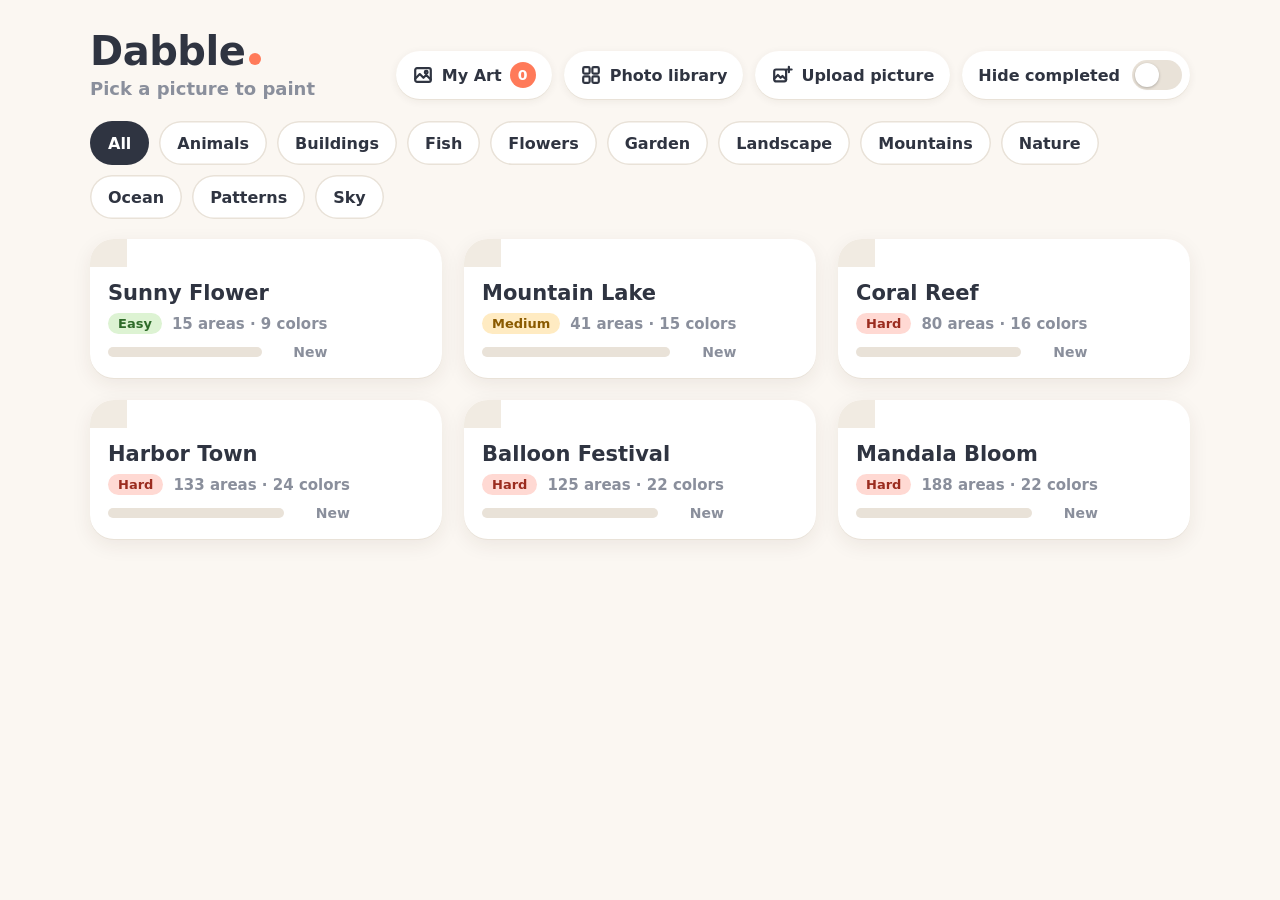
<file: index.html>
<!doctype html>
<html lang="en">
<head>
  <meta charset="utf-8">
  <meta name="viewport" content="width=device-width, initial-scale=1, maximum-scale=1, user-scalable=no, viewport-fit=cover">
  <meta name="theme-color" content="#FBF7F2">
  <title>Dabble</title>

  <!-- Home-screen app: runs full-screen (no Safari bars) when added to the home screen -->
  <link rel="manifest" href="manifest.json">
  <link rel="icon" type="image/png" href="icons/icon-192.png">
  <link rel="apple-touch-icon" href="icons/apple-touch-icon.png">
  <meta name="apple-mobile-web-app-capable" content="yes">
  <meta name="mobile-web-app-capable" content="yes">
  <meta name="apple-mobile-web-app-title" content="Dabble">
  <meta name="apple-mobile-web-app-status-bar-style" content="default">
  <link rel="stylesheet" href="css/style.css">
</head>
<body>
  <div id="app"></div>

  <script src="js/registry.js"></script>
  <!-- Artworks: add a new file to artworks/ and a script tag here. -->
  <script src="artworks/flower.js"></script>
  <script src="artworks/landscape.js"></script>
  <script src="artworks/reef.js"></script>
  <script src="artworks/harbor.js"></script>
  <script src="artworks/balloons.js"></script>
  <script src="artworks/mandala.js"></script>

  <script src="js/shapes.js"></script>
  <script src="js/store.js"></script>
  <script src="js/ui.js"></script>
  <script src="js/labels.js"></script>
  <script src="js/sound.js"></script>
  <script src="js/panzoom.js"></script>
  <script src="js/celebrate.js"></script>
  <script src="js/game.js"></script>
  <script src="js/gallery.js"></script>
  <script src="js/myart.js"></script>
  <script src="js/db.js"></script>
  <script src="js/stock.js"></script>
  <script src="js/convert.js"></script>
  <script src="js/upload.js"></script>
  <script src="js/app.js"></script>
</body>
</html>
</file>
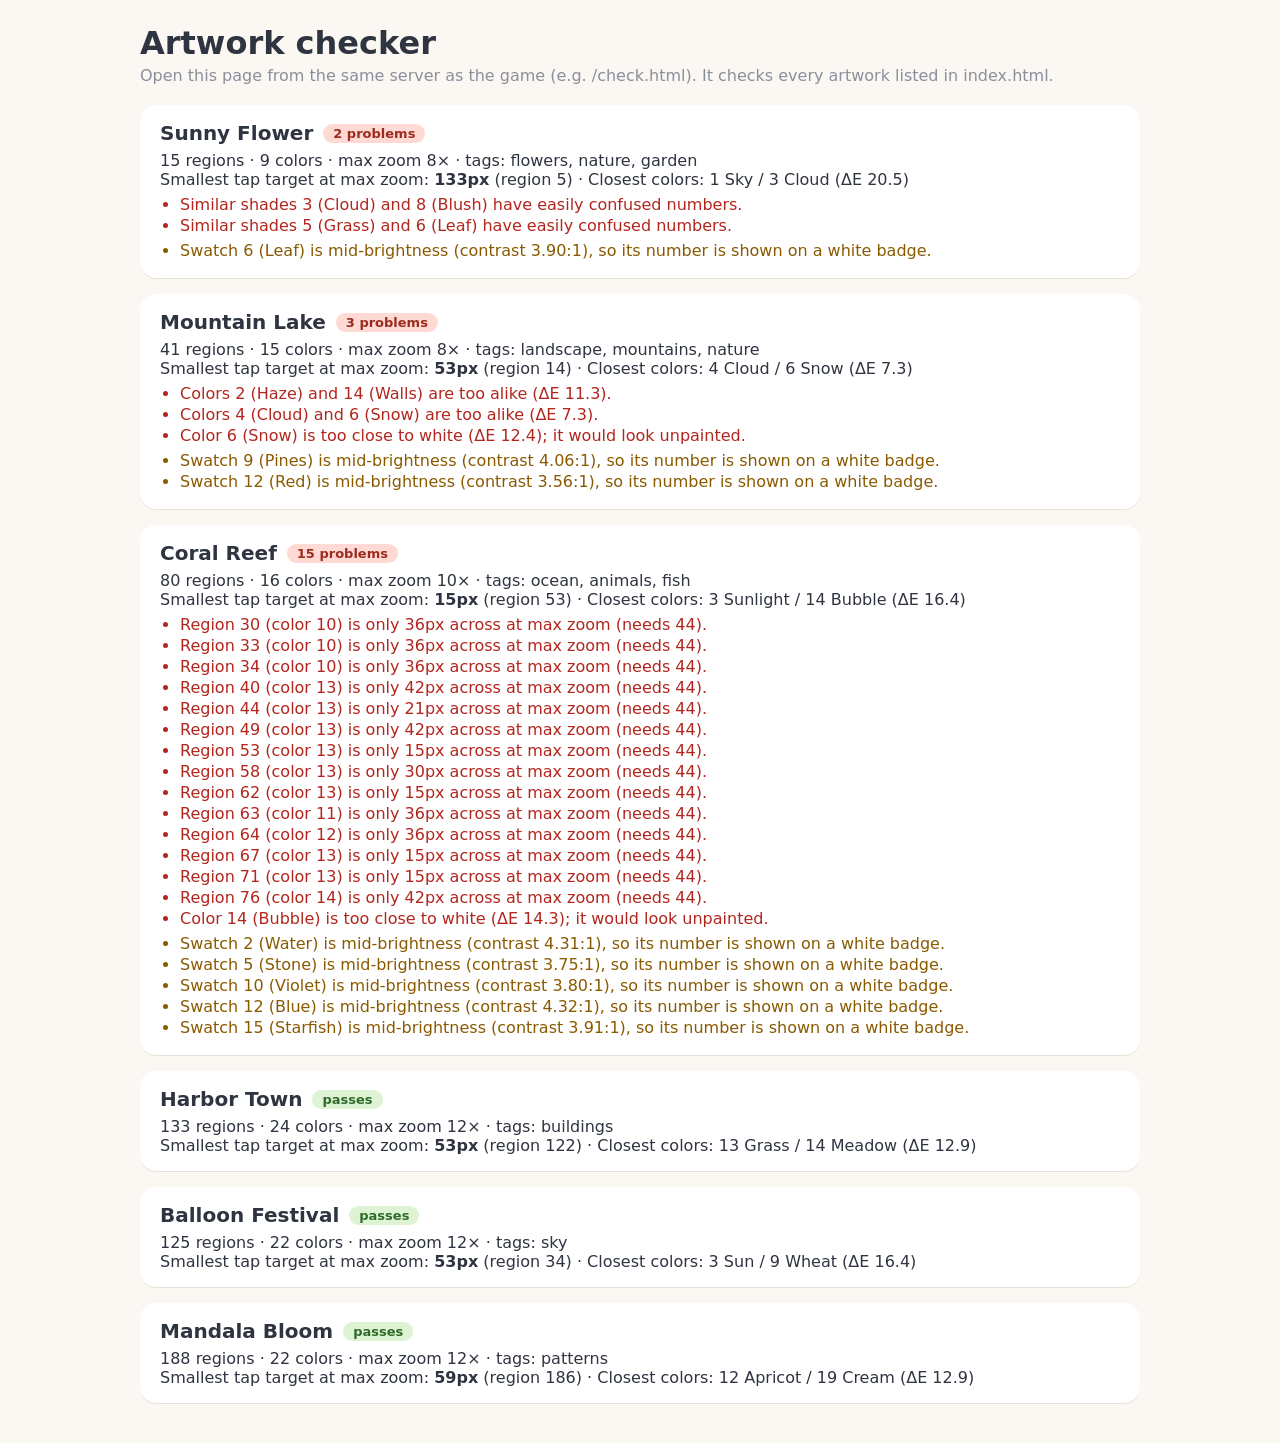
<file: check.html>
<!doctype html>
<html lang="en">
<head>
<meta charset="utf-8">
<meta name="viewport" content="width=device-width, initial-scale=1">
<title>Dabble – artwork checker</title>
<style>
  :root { font-family: ui-rounded, system-ui, -apple-system, sans-serif; color: #2F3441; background: #FBF7F2; }
  body { margin: 0; padding: 24px; max-width: 1000px; margin-inline: auto; }
  h1 { margin: 0 0 4px; }
  .note { color: #8A8F9C; margin: 0 0 20px; }
  section { background: #fff; border-radius: 16px; padding: 16px 20px; margin-bottom: 16px; box-shadow: 0 1px 0 #E9E2D8; }
  h2 { margin: 0 0 6px; font-size: 20px; display: flex; gap: 10px; align-items: center; }
  .ok { color: #2F6B2A; } .bad { color: #B3261E; } .warn { color: #8A5A00; }
  .badge { font-size: 13px; padding: 2px 10px; border-radius: 999px; background: #DDF3D3; color: #2F6B2A; }
  .badge.bad { background: #FFD9D3; color: #9B2C1F; }
  ul { margin: 6px 0 0; padding-left: 20px; } li { margin: 2px 0; }
  .sw { display: inline-block; width: 12px; height: 12px; border-radius: 50%; vertical-align: -1px; box-shadow: inset 0 0 0 1px rgba(0,0,0,.2); }
  iframe { position: absolute; left: -10000px; width: 1180px; height: 820px; border: 0; }
</style>
</head>
<body>
<h1>Artwork checker</h1>
<p class="note">Open this page from the same server as the game (e.g. /check.html). It checks every artwork listed in index.html.</p>
<div id="out">Checking…</div>
<iframe id="game" src="index.html"></iframe>
<script>
// ---- rules -------------------------------------------------------------
const RULES = {
  minTapPx: 44,        // smallest region's largest inner circle at max zoom, on screen
  minDeltaE: 12,       // any two palette colors must differ at least this much (CIE76)
  similarDeltaE: 25,   // closer than this = "similar shades": numbers must not be confusable
  minContrast: 4.5,    // swatch number vs swatch color (WCAG AA)
  minFromWhite: 15,    // colors this close to white look unpainted
  // Conservative artwork area on an iPad (px): landscape and portrait, after toolbar + palette.
  stages: [[1108, 500], [748, 780]],
};
const CONFUSABLE = [['1', '7'], ['3', '8'], ['5', '6'], ['6', '8'], ['8', '9'], ['0', '8']];

// ---- color math --------------------------------------------------------
function lab(hex) {
  const n = parseInt(hex.slice(1), 16);
  const lin = (c) => { c /= 255; return c <= 0.04045 ? c / 12.92 : Math.pow((c + 0.055) / 1.055, 2.4); };
  const r = lin((n >> 16) & 255), g = lin((n >> 8) & 255), b = lin(n & 255);
  const X = (r * 0.4124 + g * 0.3576 + b * 0.1805) / 0.95047, Y = r * 0.2126 + g * 0.7152 + b * 0.0722, Z = (r * 0.0193 + g * 0.1192 + b * 0.9505) / 1.08883;
  const f = (t) => (t > 0.008856 ? Math.cbrt(t) : 7.787 * t + 16 / 116);
  return [116 * f(Y) - 16, 500 * (f(X) - f(Y)), 200 * (f(Y) - f(Z))];
}
const dE = (a, b) => { const A = lab(a), B = lab(b); return Math.hypot(A[0] - B[0], A[1] - B[1], A[2] - B[2]); };
function confusable(a, b) {
  const x = String(a), y = String(b);
  if (x.length !== y.length) return false;
  let diff = [];
  for (let i = 0; i < x.length; i++) if (x[i] !== y[i]) diff.push([x[i], y[i]]);
  return diff.length === 1 && CONFUSABLE.some(([p, q]) => (diff[0][0] === p && diff[0][1] === q) || (diff[0][0] === q && diff[0][1] === p));
}

// ---- checks -------------------------------------------------------------
function checkArt(G, art) {
  const PBN = G.PBN, doc = G.document;
  const problems = [], warnings = [];
  const pal = art.palette.map((p, i) => ({ n: i + 1, hex: p[0], name: p[1] || '' }));
  const used = new Set(art.regions.map((r) => r.c));
  art.regions.forEach((r, i) => { if (!(r.c >= 1 && r.c <= pal.length)) problems.push(`Region ${i} uses color ${r.c}, which isn't in the palette.`); });
  pal.forEach((p) => { if (!used.has(p.n)) warnings.push(`Color ${p.n} (${p.name}) isn't used by any region.`); });

  // Tap size: measure each region's visible inner circle with the game's own code.
  const host = doc.createElement('div');
  host.style.cssText = 'position:fixed;left:0;top:0;width:800px;height:600px;';
  doc.body.appendChild(host);
  const svg = PBN.svgEl('svg', { viewBox: art.viewBox.join(' ') }, host);
  const paths = art.regions.map((r) => PBN.svgEl('path', { d: PBN.shapeToPath(r) }, svg));
  const labels = PBN.labels.get(art, PBN.signature(art), paths);
  host.remove();
  const [, , vw, vh] = art.viewBox;
  const kMin = Math.min(...RULES.stages.map(([w, h]) => Math.min(w / vw, h / vh)));
  const maxZoom = art.maxZoom || 8;
  const taps = labels.map((L, i) => ({ i, c: art.regions[i].c, px: 2 * L.r * kMin * maxZoom }));
  taps.filter((t) => t.px < RULES.minTapPx).forEach((t) => problems.push(
    t.px === 0 ? `Region ${t.i} (color ${t.c}) is completely hidden by regions drawn after it.`
      : `Region ${t.i} (color ${t.c}) is only ${t.px.toFixed(0)}px across at max zoom (needs ${RULES.minTapPx}).`));
  const smallest = taps.reduce((a, b) => (b.px < a.px ? b : a));

  // Palette: distinct colors, non-confusable numbers for similar shades, readable numbers.
  // Uploaded photos may set a relaxed minimum (art.minDeltaE); built-in pictures use the rule.
  const minDE = art.minDeltaE || RULES.minDeltaE;
  if (art.minDeltaE) warnings.push(`Uses a relaxed color-difference minimum of ΔE ${art.minDeltaE} (uploaded photo).`);
  let closest = { d: Infinity };
  for (let a = 0; a < pal.length; a++) {
    const fromWhite = dE(pal[a].hex, '#FFFFFF');
    if (fromWhite < RULES.minFromWhite) problems.push(`Color ${pal[a].n} (${pal[a].name}) is too close to white (ΔE ${fromWhite.toFixed(1)}); it would look unpainted.`);
    // Swatch numbers below the contrast bar are drawn on a white badge by the game, so they stay readable.
    const contrast = PBN.contrast(pal[a].hex, PBN.textOn(pal[a].hex));
    if (contrast < RULES.minContrast) warnings.push(`Swatch ${pal[a].n} (${pal[a].name}) is mid-brightness (contrast ${contrast.toFixed(2)}:1), so its number is shown on a white badge.`);
    for (let b = a + 1; b < pal.length; b++) {
      const d = dE(pal[a].hex, pal[b].hex);
      if (d < closest.d) closest = { d, a: pal[a], b: pal[b] };
      if (d < minDE) problems.push(`Colors ${pal[a].n} (${pal[a].name}) and ${pal[b].n} (${pal[b].name}) are too alike (ΔE ${d.toFixed(1)}).`);
      if (d < RULES.similarDeltaE && confusable(pal[a].n, pal[b].n)) problems.push(`Similar shades ${pal[a].n} (${pal[a].name}) and ${pal[b].n} (${pal[b].name}) have easily confused numbers.`);
    }
  }
  return {
    id: art.id, title: art.title, regions: art.regions.length, colors: pal.length, maxZoom,
    smallestTapPx: Math.round(smallest.px), smallestRegion: smallest.i,
    closestPair: closest.a ? `${closest.a.n} ${closest.a.name} / ${closest.b.n} ${closest.b.name} (ΔE ${closest.d.toFixed(1)})` : '',
    tags: art.tags || [], problems, warnings, ok: problems.length === 0,
  };
}

function render(results) {
  const out = document.getElementById('out');
  out.innerHTML = '';
  results.forEach((r) => {
    const s = document.createElement('section');
    s.innerHTML = `<h2>${r.title} <span class="badge ${r.ok ? '' : 'bad'}">${r.ok ? 'passes' : r.problems.length + ' problem' + (r.problems.length > 1 ? 's' : '')}</span></h2>
      <div>${r.regions} regions · ${r.colors} colors · max zoom ${r.maxZoom}× · tags: ${r.tags.join(', ') || '—'}</div>
      <div>Smallest tap target at max zoom: <b>${r.smallestTapPx}px</b> (region ${r.smallestRegion}) · Closest colors: ${r.closestPair}</div>
      ${r.problems.length ? '<ul class="bad">' + r.problems.map((p) => `<li>${p}</li>`).join('') + '</ul>' : ''}
      ${r.warnings.length ? '<ul class="warn">' + r.warnings.map((p) => `<li>${p}</li>`).join('') + '</ul>' : ''}`;
    out.appendChild(s);
  });
}

document.getElementById('game').addEventListener('load', async (e) => {
  const G = e.target.contentWindow;
  if (G.PBN.ready) await G.PBN.ready; // uploaded pictures load from IndexedDB
  if (G.PBN.TAP) { RULES.minTapPx = G.PBN.TAP.minTapPx; RULES.stages = G.PBN.TAP.stages; }
  const results = G.PBN.artworks.map((art) => {
    try { return checkArt(G, art); } catch (err) { return { id: art.id, title: art.title, problems: ['Checker error: ' + err.message], warnings: [], ok: false }; }
  });
  window.checkResults = results;
  render(results);
});
</script>
</body>
</html>
</file>
<file: css/style.css>
:root {
  --bg: #FBF7F2;
  --ink: #2F3441;
  --muted: #8A8F9C;
  --line: #E9E2D8;
  --card: #FFFFFF;
  --stage: #F1EBE2;
  --accent: #FF7A59;
  --danger: #E5534B;
  font-family: ui-rounded, "SF Pro Rounded", system-ui, -apple-system, "Segoe UI", sans-serif;
  color: var(--ink);
  -webkit-text-size-adjust: 100%;
}
* { box-sizing: border-box; }
[hidden] { display: none !important; }
html, body {
  margin: 0; height: 100%; overflow: hidden; background: var(--bg);
  overscroll-behavior: none; touch-action: none;
  -webkit-user-select: none; user-select: none; -webkit-touch-callout: none;
  -webkit-tap-highlight-color: transparent;
}
body { position: fixed; inset: 0; }
#app {
  position: absolute; inset: 0; display: flex; flex-direction: column;
  padding: env(safe-area-inset-top, 0px) env(safe-area-inset-right, 0px) env(safe-area-inset-bottom, 0px) env(safe-area-inset-left, 0px);
}
button { font: inherit; color: inherit; border: 0; background: none; padding: 0; cursor: pointer; touch-action: manipulation; }

/* ---------- game screen ---------- */
.game { flex: 1; display: flex; flex-direction: column; min-height: 0; }
.topbar { display: flex; align-items: center; gap: 10px; padding: 10px 16px; min-height: 68px; }
.icon-btn {
  flex: none; width: 48px; height: 48px; border-radius: 14px; display: grid; place-items: center;
  background: var(--card); box-shadow: 0 1px 0 var(--line), 0 2px 8px rgba(60, 40, 20, .07);
  transition: transform .12s;
}
.icon-btn svg { width: 24px; height: 24px; }
.icon-btn:active { transform: scale(.92); }
.icon-btn.off { color: var(--muted); }
.title { flex: 1; min-width: 0; font-weight: 800; font-size: 20px; display: flex; flex-direction: column; line-height: 1.2; }
.title > span { white-space: nowrap; overflow: hidden; text-overflow: ellipsis; }
.sel-name { font-size: 14px; font-weight: 700; color: var(--muted); display: flex; align-items: center; gap: 6px; }
.sel-name:empty { display: none; }
.sel-name i { width: 12px; height: 12px; border-radius: 50%; flex: none; box-shadow: inset 0 0 0 1px rgba(0, 0, 0, .15); }
.progress { display: flex; align-items: center; gap: 10px; color: var(--muted); font-weight: 700; font-variant-numeric: tabular-nums; margin-right: 6px; }
.bar { width: 110px; height: 10px; border-radius: 5px; background: var(--line); overflow: hidden; }
.bar i { display: block; height: 100%; width: 0; background: var(--accent); border-radius: 5px; transition: width .3s ease; }

.stage {
  flex: 1; min-height: 0; position: relative; overflow: hidden;
  margin: 0 16px; border-radius: 22px; background: var(--stage); touch-action: none;
}
.art { position: absolute; inset: 10px; width: calc(100% - 20px); height: calc(100% - 20px); display: block; }

.region {
  fill: #FFFFFF; stroke: #A9B0BC; stroke-width: 1; vector-effect: non-scaling-stroke;
  stroke-linejoin: round; transition: fill .25s ease, stroke .25s ease;
}
.region.wrong { animation: wrongflash .5s ease; }
.region.pulse { animation: hintpulse .6s ease-in-out 3; }
@keyframes hintpulse { 50% { stroke: #FF7A59; stroke-width: 6px; } }
@keyframes wrongflash { 30% { fill: #FFB8B3; stroke: #E5534B; } }
.label {
  fill: #7D8594; text-anchor: middle; font-weight: 700; pointer-events: none;
  transition: opacity .2s ease;
}
.label.hl { fill: #2F3441; font-weight: 800; }
.label.gone { opacity: 0; }
.fx { pointer-events: none; }
.ripple { transform-box: fill-box; transform-origin: center; animation: ripple .55s ease-out forwards; }
@keyframes ripple { from { transform: scale(.3); opacity: .9; } to { transform: scale(1.5); opacity: 0; } }

/* ---------- palette ---------- */
.palette {
  display: flex; gap: 12px; padding: 16px 20px 18px;
  overflow-x: auto; overflow-y: hidden; touch-action: pan-x; overscroll-behavior-x: contain;
  -webkit-overflow-scrolling: touch; scrollbar-width: none;
  --fade-l: 0px; --fade-r: 0px;
  -webkit-mask-image: linear-gradient(to right, transparent 0, #000 var(--fade-l), #000 calc(100% - var(--fade-r)), transparent 100%);
  mask-image: linear-gradient(to right, transparent 0, #000 var(--fade-l), #000 calc(100% - var(--fade-r)), transparent 100%);
}
.palette::-webkit-scrollbar { display: none; }
.palette.more-left { --fade-l: 36px; }
.palette.more-right { --fade-r: 36px; }
/* auto margins center a short row, and collapse to 0 when the row overflows */
.palette .swatch { flex: none; }
.palette .swatch:first-child { margin-left: auto; }
.palette .swatch:last-child { margin-right: auto; }
.swatch { position: relative; width: 66px; height: 66px; display: grid; place-items: center; border-radius: 50%; transition: transform .18s ease; }
.swatch .dot {
  width: 54px; height: 54px; border-radius: 50%; background: var(--c);
  display: grid; place-items: center; color: #FFFFFF; font-weight: 800; font-size: 21px;
  box-shadow: inset 0 0 0 2px rgba(0, 0, 0, .08), 0 2px 6px rgba(0, 0, 0, .14);
  text-shadow: 0 1px 2px rgba(0, 0, 0, .25);
  transition: opacity .25s, filter .25s;
}
.swatch.light .dot { color: var(--ink); text-shadow: none; }
.swatch.badge-num .num {
  width: 32px; height: 32px; border-radius: 50%; display: grid; place-items: center;
  background: #FFFFFF; color: var(--ink); text-shadow: none; font-size: 17px; box-shadow: 0 1px 3px rgba(0, 0, 0, .2);
}
.swatch .dot svg { display: none; width: 28px; height: 28px; }
.swatch .left {
  position: absolute; top: -2px; right: -4px; min-width: 24px; height: 24px; padding: 0 6px; border-radius: 12px;
  background: var(--card); color: var(--ink); font-size: 13px; font-weight: 800; display: grid; place-items: center;
  box-shadow: 0 1px 4px rgba(0, 0, 0, .18); font-variant-numeric: tabular-nums;
}
.swatch.sel { transform: translateY(-6px) scale(1.12); }
.swatch.sel::before { content: ''; position: absolute; inset: 0; border-radius: 50%; border: 3.5px solid var(--ink); }
.swatch.done .dot { filter: saturate(.3); opacity: .45; }
.swatch.done .num, .swatch.done .left { display: none; }
.swatch.done .dot svg { display: block; color: var(--ink); }
.swatch:active:not(.done) { transform: scale(.94); }


/* ---------- toast / modal ---------- */
.toast {
  position: fixed; left: 50%; bottom: calc(130px + env(safe-area-inset-bottom, 0px)); transform: translate(-50%, 20px);
  background: var(--ink); color: #FFFFFF; padding: 12px 20px; border-radius: 999px; font-weight: 700;
  opacity: 0; pointer-events: none; transition: opacity .2s, transform .2s; white-space: nowrap; z-index: 20;
}
.toast.show { opacity: 1; transform: translate(-50%, 0); }

.modal, .celebrate {
  position: fixed; inset: 0; z-index: 30; display: grid; place-items: center; padding: 24px;
  background: rgba(47, 52, 65, .45); animation: fadein .2s ease;
}
.modal-card, .celebrate-card {
  background: var(--card); border-radius: 26px; padding: 28px; width: min(420px, 100%);
  box-shadow: 0 20px 60px rgba(0, 0, 0, .25); text-align: center; animation: popin .3s cubic-bezier(.2, 1.4, .4, 1);
}
.modal-card h2, .celebrate-card h2 { margin: 0 0 8px; font-size: 26px; }
.modal-card p, .celebrate-card p { margin: 0 0 22px; color: var(--muted); font-size: 17px; }
.modal-actions { display: flex; gap: 12px; justify-content: center; flex-wrap: wrap; }
.btn { min-height: 52px; padding: 0 26px; border-radius: 16px; font-weight: 800; font-size: 17px; }
.btn.primary { background: var(--accent); color: #FFFFFF; }
.btn.danger { background: var(--danger); color: #FFFFFF; }
.btn.ghost { background: var(--stage); }
.btn:active { transform: scale(.96); }

.celebrate { background: rgba(251, 247, 242, .92); }
.celebrate.out { opacity: 0; transition: opacity .3s; }
.confetti { position: absolute; inset: 0; width: 100%; height: 100%; pointer-events: none; }
.celebrate-card { position: relative; width: min(560px, 100%); }
.celebrate-art { width: 100%; aspect-ratio: 1; max-height: 55vh; border-radius: 18px; overflow: hidden; margin: 0 auto 18px; background: var(--stage); }
.celebrate-art svg { width: 100%; height: 100%; display: block; }
@keyframes fadein { from { opacity: 0; } }
@keyframes popin { from { transform: scale(.85); opacity: 0; } }

/* ---------- smaller screens ---------- */
@media (max-width: 600px) {
  .bar { width: 60px; }
  .title { font-size: 17px; }
  .swatch { width: 54px; height: 54px; }
  .swatch .dot { width: 44px; height: 44px; font-size: 18px; }
}

/* ---------- gallery ---------- */
.gallery {
  flex: 1; min-height: 0; overflow-y: auto; -webkit-overflow-scrolling: touch; touch-action: pan-y;
  overscroll-behavior: contain; padding: 28px 24px 40px;
}
.gallery-head { max-width: 1100px; margin: 0 auto 22px; display: flex; align-items: flex-end; justify-content: space-between; gap: 16px; flex-wrap: wrap; }
.switch {
  display: flex; align-items: center; gap: 12px; min-height: 48px; padding: 0 8px 0 16px; border-radius: 999px;
  background: var(--card); box-shadow: 0 1px 0 var(--line), 0 2px 8px rgba(60, 40, 20, .07); font-weight: 700; font-size: 16px;
}
.switch-track { position: relative; width: 50px; height: 30px; border-radius: 15px; background: var(--line); transition: background .2s; }
.switch-thumb { position: absolute; top: 3px; left: 3px; width: 24px; height: 24px; border-radius: 50%; background: #FFFFFF; box-shadow: 0 1px 3px rgba(0, 0, 0, .25); transition: transform .2s; }
.switch.on .switch-track { background: var(--accent); }
.switch.on .switch-thumb { transform: translateX(20px); }
.chips { max-width: 1100px; margin: 0 auto 20px; display: flex; flex-wrap: wrap; gap: 10px; }
.chip {
  min-height: 44px; padding: 0 18px; border-radius: 999px; font-weight: 700; font-size: 16px;
  background: var(--card); color: var(--ink); box-shadow: inset 0 0 0 1.5px var(--line); transition: background .15s, color .15s;
}
.chip.on { background: var(--ink); color: #FFFFFF; box-shadow: none; }
.chip:active { transform: scale(.95); }
.gallery-controls { display: flex; align-items: center; gap: 12px; flex-wrap: wrap; }
.pill-btn, .btn.with-icon {
  display: flex; align-items: center; gap: 8px; min-height: 48px; padding: 0 16px; border-radius: 999px;
  background: var(--card); box-shadow: 0 1px 0 var(--line), 0 2px 8px rgba(60, 40, 20, .07); font-weight: 700; font-size: 16px;
}
.pill-btn svg, .btn.with-icon svg { width: 22px; height: 22px; }
.pill-btn .count { min-width: 26px; height: 26px; padding: 0 8px; border-radius: 13px; background: var(--accent); color: #FFFFFF; font-size: 14px; font-weight: 800; display: grid; place-items: center; }
.pill-btn:active, .switch:active { transform: scale(.96); }
.gallery-titles.with-back { display: flex; align-items: center; gap: 16px; }
.art-card .thumb { background: #FFFFFF; }
.viewer .stage { margin-bottom: 16px; }
.btn.with-icon { border-radius: 14px; flex: none; }
.gallery-empty { max-width: 1100px; margin: 40px auto; text-align: center; color: var(--muted); font-size: 18px; font-weight: 600; }
.gallery-empty p { margin: 0 0 18px; }
.gallery-head h1 { margin: 0; font-size: 40px; font-weight: 900; letter-spacing: -.5px; }
.gallery-head h1::after { content: ''; display: inline-block; width: 12px; height: 12px; border-radius: 50%; background: var(--accent); margin-left: 4px; }
.gallery-head p { margin: 4px 0 0; color: var(--muted); font-size: 18px; font-weight: 600; }
.cards { max-width: 1100px; margin: 0 auto; display: grid; grid-template-columns: repeat(auto-fill, minmax(260px, 1fr)); gap: 22px; }
.card {
  display: flex; flex-direction: column; text-align: left; background: var(--card); border-radius: 24px; overflow: hidden;
  box-shadow: 0 1px 0 var(--line), 0 6px 20px rgba(60, 40, 20, .08); transition: transform .15s;
}
.card:active { transform: scale(.97); }
.thumb { position: relative; background: var(--stage); padding: 14px; aspect-ratio: 4 / 3; }
.thumb-art { position: absolute; inset: 14px; width: calc(100% - 28px); height: calc(100% - 28px); display: block; }
.badge {
  position: absolute; top: 12px; right: 12px; display: flex; align-items: center; gap: 4px;
  background: var(--ink); color: #FFFFFF; font-weight: 800; font-size: 14px; padding: 6px 12px 6px 8px; border-radius: 999px;
}
.badge svg { width: 18px; height: 18px; }
.card-body { padding: 14px 18px 18px; display: flex; flex-direction: column; gap: 8px; }
.card-title { font-size: 21px; font-weight: 800; }
.card-meta { display: flex; align-items: center; gap: 10px; color: var(--muted); font-size: 15px; font-weight: 600; }
.pill { padding: 3px 10px; border-radius: 999px; font-size: 13px; font-weight: 800; background: var(--stage); color: var(--ink); }
.pill-easy { background: #DDF3D3; color: #2F6B2A; }
.pill-medium { background: #FFEBC2; color: #8A5A00; }
.pill-hard { background: #FFD9D3; color: #9B2C1F; }
.card-progress { display: flex; align-items: center; gap: 10px; margin-top: 2px; }
.card-progress .bar { flex: 1; width: auto; }
.card-count { font-weight: 800; font-size: 14px; color: var(--muted); min-width: 56px; text-align: right; font-variant-numeric: tabular-nums; }
.card.done .card-count { color: #2F6B2A; }
.card.done .bar i { background: #5CB85C; }
@media (max-width: 600px) { .gallery { padding: 20px 16px 32px; } .gallery-head h1 { font-size: 32px; } }

/* ---------- upload picture ---------- */
.upload { flex: 1; display: flex; flex-direction: column; min-height: 0; }
.upload-body { flex: 1; min-height: 0; display: flex; flex-direction: column; padding: 0 16px 16px; }
.upload-pick {
  margin: auto; max-width: 480px; text-align: center; background: var(--card); padding: 32px 28px; border-radius: 26px;
  box-shadow: 0 1px 0 var(--line), 0 6px 20px rgba(60, 40, 20, .08);
}
.upload-pick h2 { margin: 8px 0; font-size: 26px; }
.upload-pick p { margin: 0 0 22px; color: var(--muted); font-size: 17px; line-height: 1.4; }
.file-btn { position: relative; overflow: hidden; display: inline-flex; align-items: center; justify-content: center; cursor: pointer; }
.file-btn input[type=file] { position: absolute; inset: 0; width: 100%; height: 100%; opacity: 0; cursor: pointer; font-size: 100px; }
.library { flex: 1; min-height: 0; overflow-y: auto; touch-action: pan-y; -webkit-overflow-scrolling: touch; }
.library-head { display: flex; align-items: center; justify-content: space-between; gap: 12px; flex-wrap: wrap; margin-bottom: 18px; }
.library-head .chips { margin: 0; }
.library-grid { display: grid; grid-template-columns: repeat(auto-fill, minmax(200px, 1fr)); gap: 16px; padding-bottom: 8px; }
.library-tile {
  display: flex; flex-direction: column; text-align: left; background: var(--card); border-radius: 18px; overflow: hidden;
  box-shadow: 0 1px 0 var(--line), 0 4px 14px rgba(60, 40, 20, .07); transition: transform .12s;
}
.library-tile:active { transform: scale(.97); }
.library-tile img { display: block; width: 100%; aspect-ratio: 4 / 3; object-fit: cover; background: var(--stage); -webkit-user-drag: none; }
.library-tile span { padding: 10px 14px 12px; font-weight: 800; font-size: 16px; }
@media (max-width: 600px) { .library-grid { grid-template-columns: repeat(2, minmax(0, 1fr)); gap: 12px; } }
.pick-icon svg { width: 60px; height: 60px; color: var(--accent); }

.crop-wrap { flex: 1; min-height: 0; display: flex; flex-direction: column; gap: 14px; }
.crop-stage { flex: 1; min-height: 0; position: relative; overflow: hidden; border-radius: 22px; background: #2F3441; touch-action: none; }
.crop-img { position: absolute; display: block; }
.crop-box { position: absolute; box-shadow: 0 0 0 9999px rgba(20, 22, 30, .55); outline: 2px solid #FFFFFF; touch-action: none; }
.crop-handle { position: absolute; width: 48px; height: 48px; }
.crop-handle::after { content: ''; position: absolute; inset: 13px; border-radius: 50%; background: #FFFFFF; box-shadow: 0 1px 5px rgba(0, 0, 0, .45); }
.crop-handle.nw { left: -24px; top: -24px; }
.crop-handle.ne { right: -24px; top: -24px; }
.crop-handle.sw { left: -24px; bottom: -24px; }
.crop-handle.se { right: -24px; bottom: -24px; }
.crop-tools { display: flex; align-items: center; justify-content: space-between; gap: 12px; flex-wrap: wrap; }
.crop-tools .chips, .panel .chips { margin: 0; }
.crop-actions { display: flex; gap: 12px; }

.settings-wrap { flex: 1; min-height: 0; display: grid; grid-template-columns: minmax(0, 1fr) 340px; gap: 16px; }
.preview-stage { margin: 0; }
.busy {
  position: absolute; inset: 0; z-index: 2; display: flex; flex-direction: column; align-items: center; justify-content: center; gap: 14px;
  background: rgba(241, 235, 226, .88); font-weight: 700; color: var(--ink);
}
.spinner { width: 38px; height: 38px; border-radius: 50%; border: 4px solid var(--line); border-top-color: var(--accent); animation: spin .9s linear infinite; }
@keyframes spin { to { transform: rotate(360deg); } }
.panel {
  background: var(--card); border-radius: 22px; padding: 18px; overflow-y: auto; touch-action: pan-y; -webkit-overflow-scrolling: touch;
  display: flex; flex-direction: column; gap: 14px; box-shadow: 0 1px 0 var(--line);
}
.segmented { display: flex; background: var(--stage); border-radius: 14px; padding: 4px; }
.segmented button { flex: 1; min-height: 44px; border-radius: 10px; font-weight: 800; }
.segmented button.on { background: var(--card); box-shadow: 0 1px 4px rgba(0, 0, 0, .12); }
.stats { margin: 0; font-size: 15px; color: var(--muted); line-height: 1.4; }
.stats b { color: var(--ink); }
.field { display: flex; flex-direction: column; gap: 8px; font-weight: 700; }
.field-row { display: flex; justify-content: space-between; }
.field input[type=range] { width: 100%; height: 36px; accent-color: var(--accent); }
.text-in {
  font: inherit; font-size: 17px; font-weight: 600; min-height: 48px; padding: 0 14px; border-radius: 12px;
  border: 1.5px solid var(--line); background: #FFFFFF; color: var(--ink); -webkit-user-select: text; user-select: text;
}
.text-in:focus { outline: none; border-color: var(--accent); }
.hint { margin: 0; font-size: 14px; color: var(--muted); line-height: 1.4; }
.chips.small { gap: 8px; }
.chips.small .chip { min-height: 38px; font-size: 14px; padding: 0 14px; }
.save-btn {
  width: 100%; position: sticky; bottom: 0; flex: none; margin-top: auto;
  box-shadow: 0 -10px 16px 6px var(--card), 0 4px 12px rgba(255, 122, 89, .35);
}
.btn:disabled { opacity: .45; }
.show-colors .region { fill: var(--fill); stroke: var(--fill); }
.show-colors .label { display: none; }
.pill-user { background: #E4E0FA; color: #4B3BA8; }
@media (orientation: portrait), (max-width: 900px) {
  .settings-wrap { grid-template-columns: minmax(0, 1fr); grid-template-rows: minmax(0, 1fr) minmax(0, 46%); }
}
</file>
